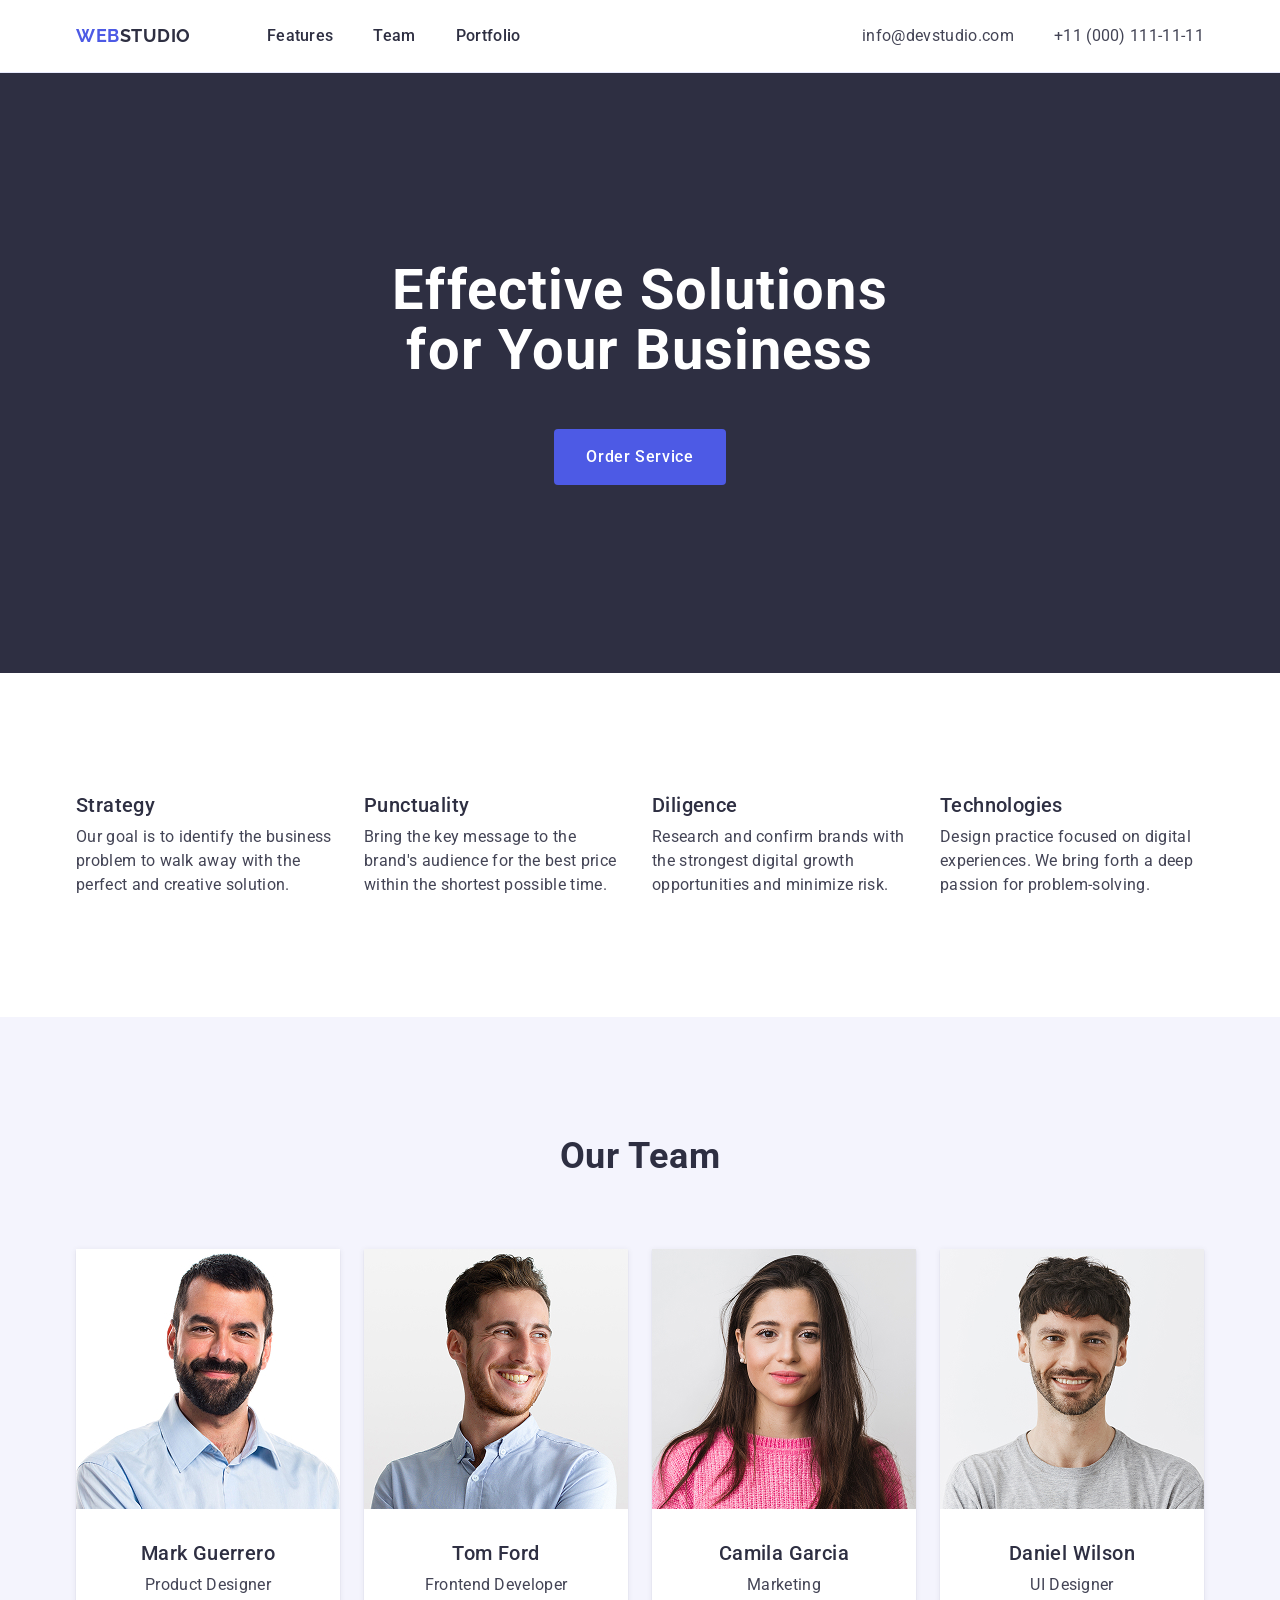
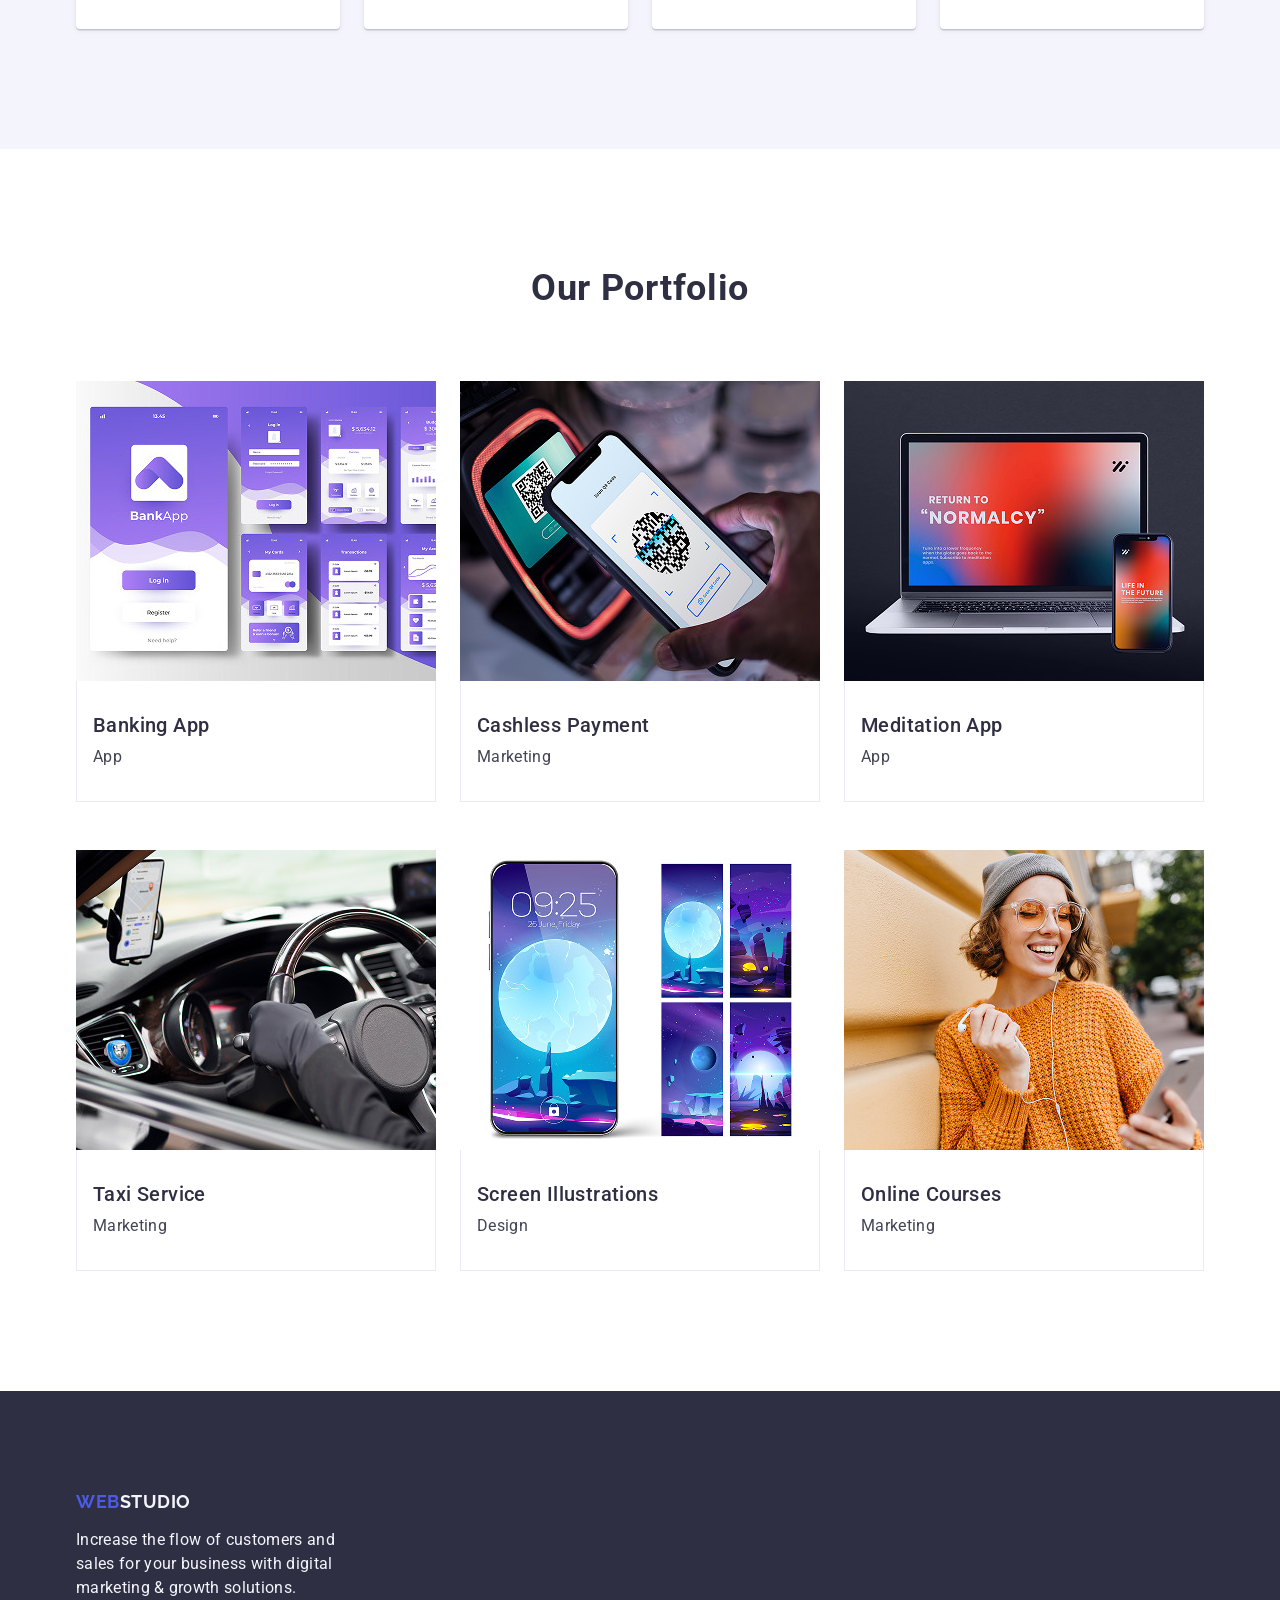
<file: index.html>
<!doctype html>
<html lang="en">
  <head>
    <meta charset="UTF-8" />
    <meta name="viewport" content="width=device-width, initial-scale=1.0" />
    <title>WebStudio</title>
    <link rel="preconnect" href="https://fonts.googleapis.com" />
    <link rel="preconnect" href="https://fonts.gstatic.com" crossorigin />
    <link
      rel="stylesheet"
      href="https://cdnjs.cloudflare.com/ajax/libs/modern-normalize/3.0.1/modern-normalize.min.css"
      integrity="sha512-q6WgHqiHlKyOqslT/lgBgodhd03Wp4BEqKeW6nNtlOY4quzyG3VoQKFrieaCeSnuVseNKRGpGeDU3qPmabCANg=="
      crossorigin="anonymous"
      referrerpolicy="no-referrer"
    />
    <link
      href="https://fonts.googleapis.com/css2?family=Raleway:wght@700&family=Roboto:wght@400;500;700&display=swap"
      rel="stylesheet"
    />
    <link rel="stylesheet" href="./css/main.css" />
  </head>
  <body>
    <header id="header" class="header">
      <div class="container">
        <a class="logo" href="./index.html"><span>Web</span>Studio</a>
        <nav class="nav">
          <ul class="nav-list">
            <li><a class="nav-link" href="#features">Features</a></li>
            <li><a class="nav-link" href="#team">Team</a></li>
            <li><a class="nav-link" href="#portfolio">Portfolio</a></li>
          </ul>
        </nav>

        <address class="contacts">
          <ul class="contact-list">
            <li>
              <a class="contact-link" href="mailto:info@devstudio.com"
                >info@devstudio.com</a
              >
            </li>
            <li>
              <a class="contact-link" href="tel:+110001111111"
                >+11 (000) 111-11-11</a
              >
            </li>
          </ul>
        </address>
      </div>
    </header>

    <main>
      <section id="hero" class="hero">
        <div class="container">
          <h1 class="hero-title">Effective Solutions for Your Business</h1>
          <button class="hero-btn" type="button">Order Service</button>
        </div>
      </section>

      <section id="features" class="section">
        <div class="container">
          <h2 class="sr-only">Our features</h2>
          <ul class="features-list">
            <li>
              <h3>Strategy</h3>
              <p>
                Our goal is to identify the business problem to walk away with
                the perfect and creative solution.
              </p>
            </li>
            <li>
              <h3>Punctuality</h3>
              <p>
                Bring the key message to the brand's audience for the best price
                within the shortest possible time.
              </p>
            </li>
            <li>
              <h3>Diligence</h3>
              <p>
                Research and confirm brands with the strongest digital growth
                opportunities and minimize risk.
              </p>
            </li>
            <li>
              <h3>Technologies</h3>
              <p>
                Design practice focused on digital experiences. We bring forth a
                deep passion for problem-solving.
              </p>
            </li>
          </ul>
        </div>
      </section>

      <section id="team" class="team-section section">
        <div class="container">
          <h2 class="section-title">Our Team</h2>
          <ul class="team-list">
            <li>
              <img src="./images/team1.jpg" alt="Mark Guerrero" width="264" />
              <div class="team-card-text">
                <h3>Mark Guerrero</h3>
                <p>Product Designer</p>
              </div>
            </li>
            <li>
              <img src="./images/team2.jpg" alt="Tom Ford" width="264" />
              <div class="team-card-text">
                <h3>Tom Ford</h3>
                <p>Frontend Developer</p>
              </div>
            </li>
            <li>
              <img src="./images/team3.jpg" alt="Camila Garcia" width="264" />
              <div class="team-card-text">
                <h3>Camila Garcia</h3>
                <p>Marketing</p>
              </div>
            </li>
            <li>
              <img src="./images/team4.jpg" alt="Daniel Wilson" width="264" />
              <div class="team-card-text">
                <h3>Daniel Wilson</h3>
                <p>UI Designer</p>
              </div>
            </li>
          </ul>
        </div>
      </section>

      <section id="portfolio" class="section">
        <div class="container">
          <h2 class="section-title">Our Portfolio</h2>
          <ul class="portfolio-list">
            <li>
              <img
                src="./images/portfolio-1.jpg"
                alt="Banking App"
                width="360"
              />
              <div class="portfolio-card-text">
                <h3>Banking App</h3>
                <p>App</p>
              </div>
            </li>
            <li>
              <img
                src="./images/portfolio-2.jpg"
                alt="Cashless Payment"
                width="360"
              />
              <div class="portfolio-card-text">
                <h3>Cashless Payment</h3>
                <p>Marketing</p>
              </div>
            </li>
            <li>
              <img
                src="./images/portfolio-3.jpg"
                alt="Meditation App"
                width="360"
              />
              <div class="portfolio-card-text">
                <h3>Meditation App</h3>
                <p>App</p>
              </div>
            </li>
            <li>
              <img
                src="./images/portfolio-4.jpg"
                alt="Taxi Service"
                width="360"
              />
              <div class="portfolio-card-text">
                <h3>Taxi Service</h3>
                <p>Marketing</p>
              </div>
            </li>
            <li>
              <img
                src="./images/portfolio-5.jpg"
                alt="Screen Illustrations"
                width="360"
              />
              <div class="portfolio-card-text">
                <h3>Screen Illustrations</h3>
                <p>Design</p>
              </div>
            </li>
            <li>
              <img
                src="./images/portfolio-6.jpg"
                alt="Online Courses"
                width="360"
              />
              <div class="portfolio-card-text">
                <h3>Online Courses</h3>
                <p>Marketing</p>
              </div>
            </li>
          </ul>
        </div>
      </section>
    </main>

    <footer id="footer" class="footer">
      <div class="container">
        <a class="logo footer-logo" href="./index.html"
          ><span>Web</span>Studio</a
        >
        <p class="footer-text">
          Increase the flow of customers and sales for your business with
          digital marketing & growth solutions.
        </p>
      </div>
    </footer>
  </body>
</html>
</file>
<file: css/main.css>
@import './common.css';
@import './header.css';
@import './hero.css';
@import './features.css';
@import './team.css';
@import './portfolio.css';
@import './footer.css';
</file>
